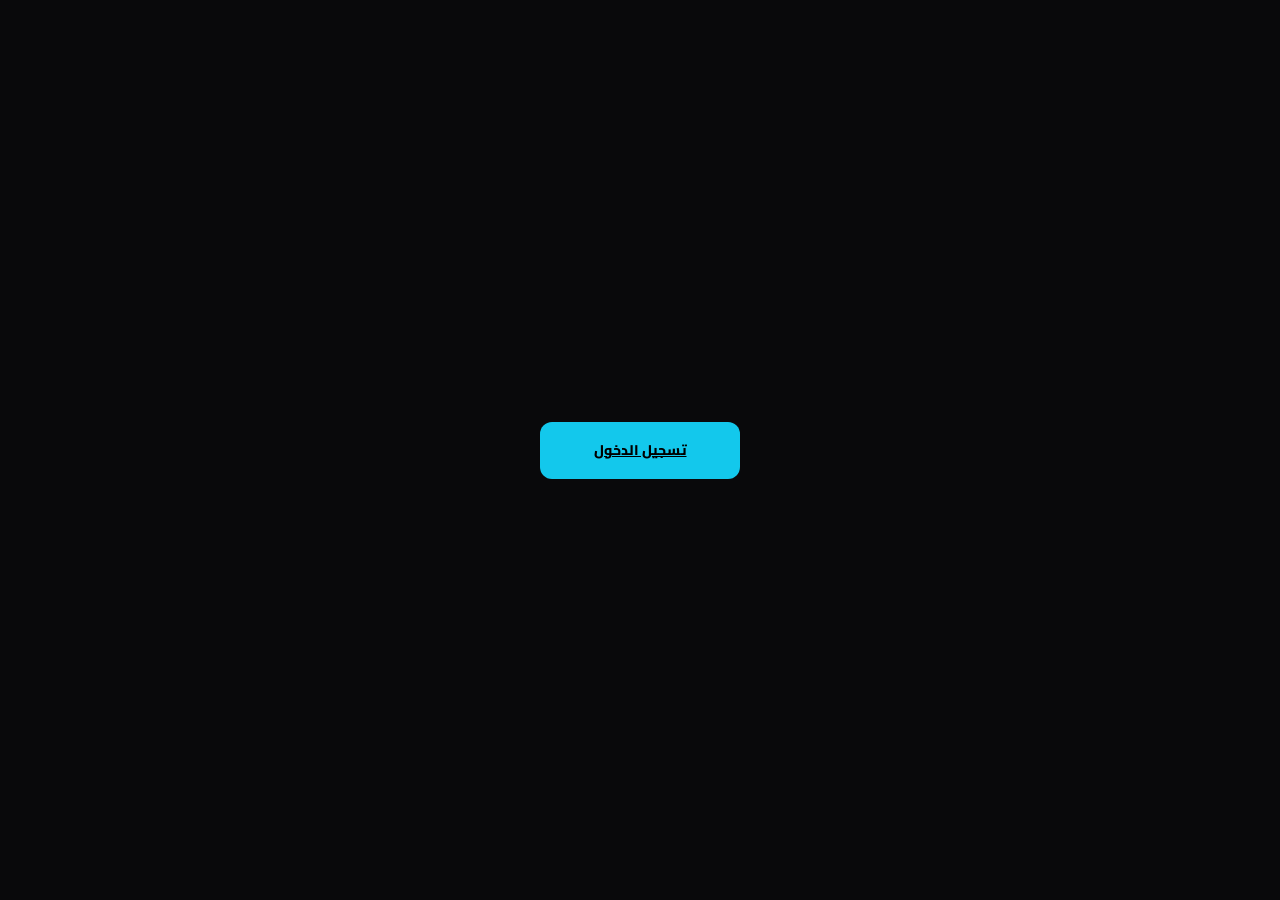
<file: index.html>
<!DOCTYPE html>
<html lang="ar" dir="rtl">

<head>
    <meta charset="UTF-8">
    <meta name="viewport" content="width=device-width, initial-scale=1.0">
    <title>Nex Cloud - الرئيسية</title>
    <link rel="stylesheet" href="styles.css">
</head>

<body class="auth-background"
    style="display: flex; align-items: center; justify-content: center; min-height: 100vh; font-family: 'Cairo', sans-serif;">
    <div style="width: 100%; max-width: 200px;">
        <a href="login.html" class="btn btn-primary">تسجيل الدخول</a>
    </div>
</body>

</html>
</file>
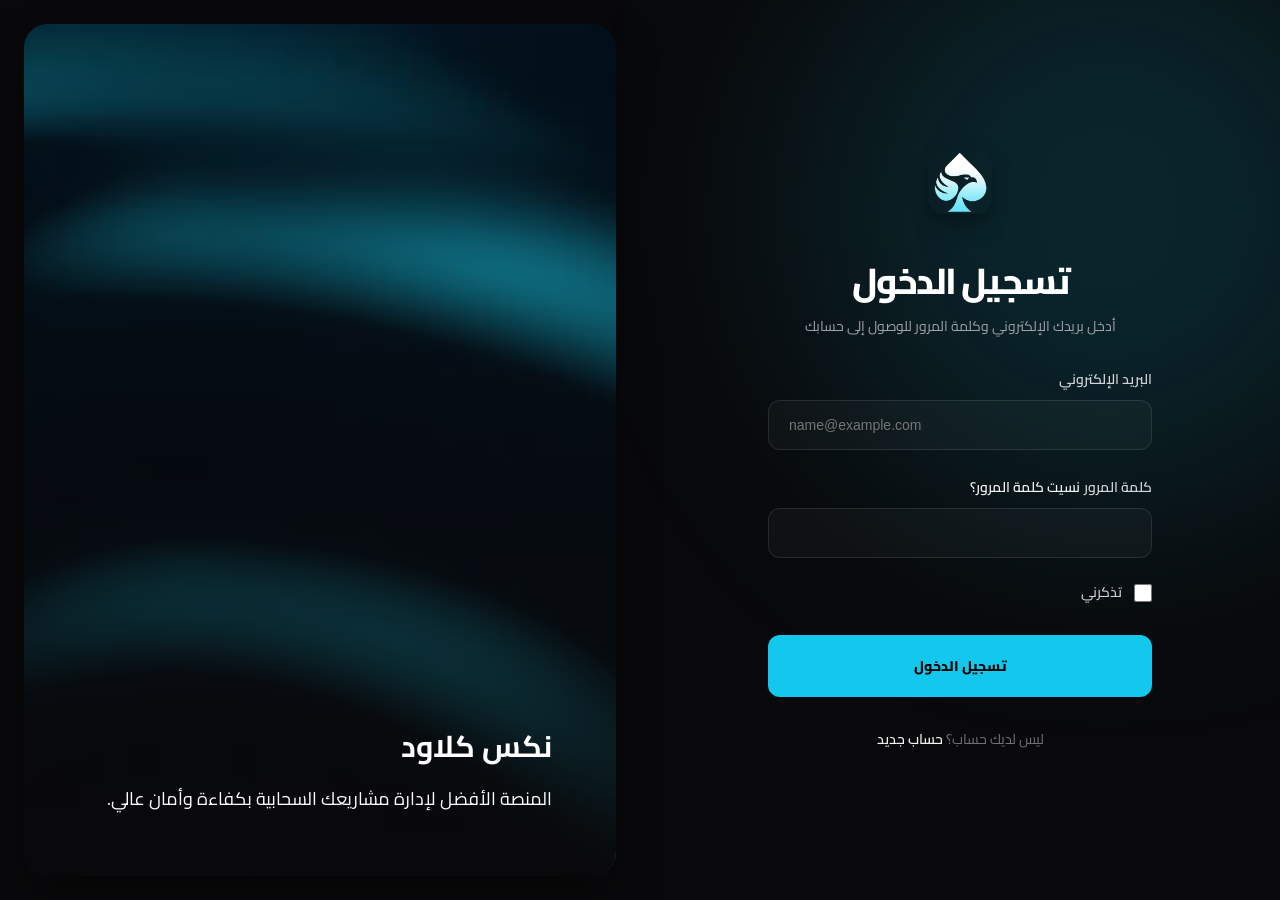
<file: login.html>
<!DOCTYPE html>
<html lang="ar" dir="rtl">

<head>
    <meta charset="UTF-8">
    <meta name="viewport" content="width=device-width, initial-scale=1.0">
    <title>تسجيل الدخول - Nex Cloud</title>
    <link rel="stylesheet" href="styles.css">
</head>

<body class="auth-background">
    <div class="auth-layout">
        <!-- Ambient Background Glow -->
        <div class="ambient-glow"></div>

        <div class="auth-content">
            <div class="auth-form-container">
                <div class="logo-container">
                    <img src="assets/logoo.png" alt="NexCloud Logo" class="logo">
                </div>

                <div class="animate-slide-up">
                    <div style="text-align: center; margin-bottom: 2rem;">
                        <h1>تسجيل الدخول</h1>
                        <p class="description">أدخل بريدك الإلكتروني وكلمة المرور للوصول إلى حسابك</p>
                    </div>

                    <form id="loginForm">
                        <div class="form-group">
                            <label for="email">البريد الإلكتروني</label>
                            <input type="email" id="email" name="email" placeholder="name@example.com" dir="ltr">
                            <p id="emailError" class="error-message">يرجى إدخال بريد إلكتروني صحيح</p>
                        </div>

                        <div class="form-group">
                            <div class="flex-between">
                                <label for="password">كلمة المرور</label>
                                <a href="#" class="btn-link" style="font-size: 0.875rem;">نسيت كلمة المرور؟</a>
                            </div>
                            <input type="password" id="password" name="password" dir="ltr">
                            <p id="passwordError" class="error-message">كلمة المرور يجب أن تتكون من 6 أحرف على الأقل</p>
                        </div>

                        <div class="checkbox-group">
                            <input type="checkbox" id="rememberMe" name="rememberMe">
                            <label for="rememberMe" style="font-size: 0.875rem; font-weight: 500;">تذكرني</label>
                        </div>

                        <button type="submit" id="submitBtn" class="btn btn-primary">
                            <span class="loading-spinner" id="spinner"></span>
                            <span id="btnText">تسجيل الدخول</span>
                        </button>
                    </form>

                    <div class="footer-text">
                        ليس لديك حساب؟
                        <a href="register.html" class="btn-link" style="font-weight: 600;">حساب جديد</a>
                    </div>
                </div>
            </div>
        </div>

        <div class="auth-hero">
            <div class="hero-image-container">
                <img src="assets/login-bg.avif" alt="Background Abstract" class="hero-image">
                <div class="hero-overlay"></div>
                <div class="hero-text">
                    <h2 style="font-size: 1.875rem; font-weight: 700;">نكس كلاود</h2>
                    <p style="margin-top: 1rem; font-size: 1.125rem;">
                        المنصة الأفضل لإدارة مشاريعك السحابية بكفاءة وأمان عالي.
                    </p>
                </div>
            </div>
        </div>
    </div>
    <script src="script.js"></script>
</body>

</html>
</file>
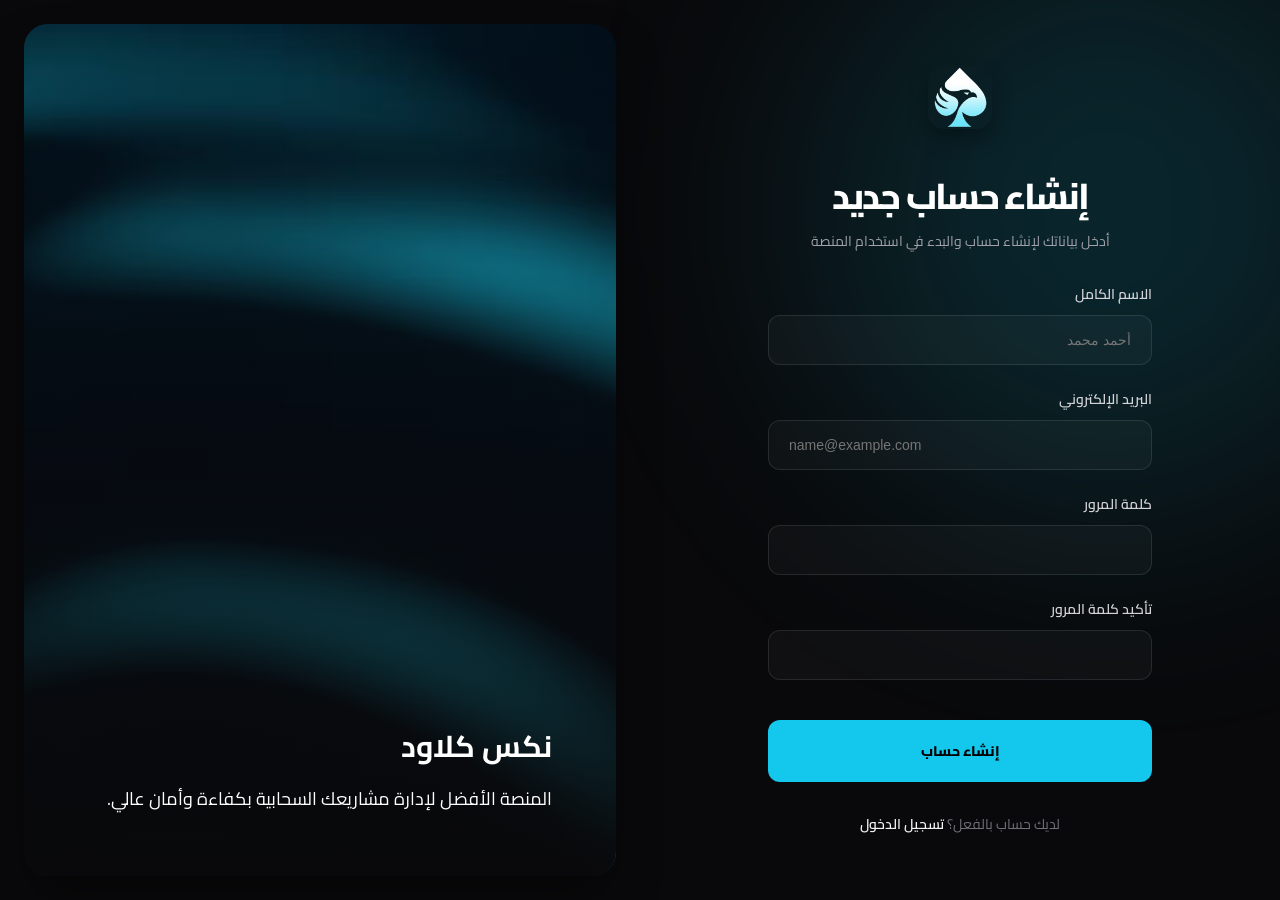
<file: register.html>
<!DOCTYPE html>
<html lang="ar" dir="rtl">

<head>
    <meta charset="UTF-8">
    <meta name="viewport" content="width=device-width, initial-scale=1.0">
    <title>إنشاء حساب جديد - Nex Cloud</title>
    <link rel="stylesheet" href="styles.css">
</head>

<body class="auth-background">
    <div class="auth-layout">
        <!-- Ambient Background Glow -->
        <div class="ambient-glow"></div>

        <div class="auth-content">
            <div class="auth-form-container">
                <div class="logo-container">
                    <img src="assets/logoo.png" alt="NexCloud Logo" class="logo">
                </div>

                <div class="animate-slide-up">
                    <div style="text-align: center; margin-bottom: 2rem;">
                        <h1>إنشاء حساب جديد</h1>
                        <p class="description">أدخل بياناتك لإنشاء حساب والبدء في استخدام المنصة</p>
                    </div>

                    <form id="registerForm">
                        <div class="form-group">
                            <label for="name">الاسم الكامل</label>
                            <input type="text" id="name" name="name" placeholder="أحمد محمد">
                            <p id="nameError" class="error-message">الاسم يجب أن يتكون من حرفين على الأقل</p>
                        </div>

                        <div class="form-group">
                            <label for="email">البريد الإلكتروني</label>
                            <input type="email" id="email" name="email" placeholder="name@example.com" dir="ltr">
                            <p id="emailError" class="error-message">يرجى إدخال بريد إلكتروني صحيح</p>
                        </div>

                        <div class="form-group">
                            <label for="password">كلمة المرور</label>
                            <input type="password" id="password" name="password" dir="ltr">
                            <p id="passwordError" class="error-message">كلمة المرور يجب أن تتكون من 6 أحرف على الأقل</p>
                        </div>

                        <div class="form-group">
                            <label for="confirmPassword">تأكيد كلمة المرور</label>
                            <input type="password" id="confirmPassword" name="confirmPassword" dir="ltr">
                            <p id="confirmPasswordError" class="error-message">كلمات المرور غير متطابقة</p>
                        </div>

                        <button type="submit" id="submitBtn" class="btn btn-primary" style="margin-top: 1rem;">
                            <span class="loading-spinner" id="spinner"></span>
                            <span id="btnText">إنشاء حساب</span>
                        </button>
                    </form>

                    <div class="footer-text">
                        لديك حساب بالفعل؟
                        <a href="login.html" class="btn-link" style="font-weight: 600;">تسجيل الدخول</a>
                    </div>
                </div>
            </div>
        </div>

        <div class="auth-hero">
            <div class="hero-image-container">
                <img src="assets/login-bg.avif" alt="Background Abstract" class="hero-image">
                <div class="hero-overlay"></div>
                <div class="hero-text">
                    <h2 style="font-size: 1.875rem; font-weight: 700;">نكس كلاود</h2>
                    <p style="margin-top: 1rem; font-size: 1.125rem;">
                        المنصة الأفضل لإدارة مشاريعك السحابية بكفاءة وأمان عالي.
                    </p>
                </div>
            </div>
        </div>
    </div>
    <script src="script.js"></script>
</body>

</html>
</file>
<file: styles.css>
@import url('https://fonts.googleapis.com/css2?family=Cairo:wght@200;300;400;500;600;700;800;900;1000&display=swap');

:root {
    --background: #09090b;
    --foreground: #fafafa;
    --primary: #13c8ec;
    --primary-rgb: 19, 200, 236;

    --zinc-50: #fafafa;
    --zinc-100: #f4f4f5;
    --zinc-200: #e4e4e7;
    --zinc-300: #d4d4d8;
    --zinc-400: #a1a1aa;
    --zinc-500: #71717a;
    --zinc-600: #52525b;
    --zinc-700: #3f3f46;
    --zinc-800: #27272a;
    --zinc-900: #18181b;
    --zinc-950: #09090b;

    --radius-xl: 0.75rem;
    --radius-2xl: 1rem;
}

* {
    box-sizing: border-box;
    margin: 0;
    padding: 0;
}

body {
    font-family: 'Cairo', sans-serif;
    background-color: var(--background);
    color: var(--foreground);
    line-height: 1.5;
    -webkit-font-smoothing: antialiased;
    overflow-x: hidden;
}

/* Layout */
.auth-layout {
    display: flex;
    min-height: 100vh;
    position: relative;
    overflow: hidden;
}

.ambient-glow {
    position: absolute;
    top: -10%;
    inset-inline-start: -10%;
    height: 600px;
    width: 600px;
    border-radius: 9999px;
    background-color: rgba(19, 200, 236, 0.15);
    filter: blur(120px);
    z-index: 0;
    animation: pulseGlow 8s ease-in-out infinite alternate;
}

@keyframes pulseGlow {
    from {
        opacity: 0.5;
        transform: scale(1);
    }

    to {
        opacity: 0.8;
        transform: scale(1.1);
    }
}

.auth-content {
    flex: 1;
    display: flex;
    flex-direction: column;
    justify-content: center;
    position: relative;
    z-index: 10;
    padding: 3rem 1.5rem;
}

@media (min-width: 1024px) {
    .auth-content {
        flex: none;
        width: 50%;
        padding-inline: 5rem;
    }
}

.auth-form-container {
    margin-inline: auto;
    width: 100%;
    max-width: 24rem;
}

.auth-hero {
    position: relative;
    display: none;
    flex: 1;
    padding: 1.5rem;
}

@media (min-width: 1024px) {
    .auth-hero {
        display: block;
    }
}

.hero-image-container {
    position: relative;
    height: 100%;
    width: 100%;
    overflow: hidden;
    border-radius: 1.5rem;
    box-shadow: 0 25px 50px -12px rgba(0, 0, 0, 0.5);
}

.hero-image {
    width: 100%;
    height: 100%;
    object-fit: cover;
    transition: transform 10s ease-out;
}

.hero-image-container:hover .hero-image {
    transform: scale(1.1);
}

.hero-overlay {
    position: absolute;
    inset: 0;
    background: linear-gradient(to top, var(--zinc-950), rgba(9, 9, 11, 0.2));
}

.hero-text {
    position: absolute;
    bottom: 4rem;
    inset-inline: 4rem;
    color: white;
}

/* Typography */
h1 {
    font-size: 2.25rem;
    font-weight: 800;
    letter-spacing: -0.05em;
    color: white;
    margin-bottom: 0.5rem;
}

.description {
    font-size: 0.875rem;
    color: var(--zinc-400);
}

/* Forms */
.form-group {
    display: flex;
    flex-direction: column;
    gap: 0.625rem;
    margin-bottom: 1.5rem;
}

label {
    font-size: 0.875rem;
    font-weight: 600;
    color: var(--zinc-300);
    transition: color 0.2s;
}

.form-group:focus-within label {
    color: var(--primary);
}

input[type="text"],
input[type="email"],
input[type="password"] {
    width: 100%;
    background-color: rgba(255, 255, 255, 0.03);
    border: 1px solid rgba(255, 255, 255, 0.1);
    border-radius: var(--radius-xl);
    padding: 1rem 1.25rem;
    font-size: 0.875rem;
    color: white;
    outline: none;
    transition: all 0.3s cubic-bezier(0.4, 0, 0.2, 1);
}

input:hover {
    border-color: rgba(255, 255, 255, 0.2);
    background-color: rgba(255, 255, 255, 0.05);
}

input:focus {
    border-color: var(--primary);
    background-color: rgba(19, 200, 236, 0.05);
    box-shadow: 0 0 0 4px rgba(19, 200, 236, 0.1);
    transform: translateY(-2px);
}

/* Buttons */
.btn {
    display: inline-flex;
    align-items: center;
    justify-content: center;
    white-space: nowrap;
    border-radius: var(--radius-xl);
    font-size: 0.875rem;
    font-weight: 800;
    text-transform: uppercase;
    transition: all 0.3s cubic-bezier(0.34, 1.56, 0.64, 1);
    cursor: pointer;
    border: none;
    width: 100%;
    padding: 1.125rem 1.75rem;
    font-family: inherit;
    position: relative;
    overflow: hidden;
}

.btn-primary {
    background-color: var(--primary);
    color: #000;
}

.btn-primary:hover {
    transform: translateY(-3px) scale(1.02);
    box-shadow: 0 10px 25px -5px rgba(19, 200, 236, 0.4);
}

.btn-primary:active {
    transform: translateY(-1px) scale(0.98);
}

/* Ripple effect placeholder */
.btn::after {
    content: '';
    position: absolute;
    width: 100%;
    height: 100%;
    top: 0;
    left: 0;
    pointer-events: none;
    background-image: radial-gradient(circle, #fff 10%, transparent 10.01%);
    background-repeat: no-repeat;
    background-position: 50%;
    transform: scale(10, 10);
    opacity: 0;
    transition: transform .5s, opacity 1s;
}

.btn:active::after {
    transform: scale(0, 0);
    opacity: .3;
    transition: 0s;
}

.btn-link {
    font-weight: 600;
    color: var(--zinc-100);
    text-decoration: none;
    transition: all 0.2s;
}

.btn-link:hover {
    color: var(--primary);
    text-shadow: 0 0 8px rgba(19, 200, 236, 0.3);
}

/* Utilities */
.logo-container {
    margin-bottom: 2.5rem;
    display: flex;
    justify-content: center;
    animation: float 6s ease-in-out infinite;
}

@keyframes float {

    0%,
    100% {
        transform: translateY(0);
    }

    50% {
        transform: translateY(-10px);
    }
}

.logo {
    width: 64px;
    height: 64px;
    object-fit: contain;
    border-radius: 1rem;
    box-shadow: 0 10px 20px rgba(0, 0, 0, 0.3);
}

.checkbox-group {
    display: flex;
    align-items: center;
    gap: 0.75rem;
    margin-bottom: 2rem;
    cursor: pointer;
}

input[type="checkbox"] {
    width: 1.125rem;
    height: 1.125rem;
    accent-color: var(--primary);
    cursor: pointer;
}

.animate-slide-up {
    opacity: 0;
    animation: slideUp 0.8s cubic-bezier(0.16, 1, 0.3, 1) forwards;
}

@keyframes slideUp {
    from {
        opacity: 0;
        transform: translateY(30px);
    }

    to {
        opacity: 1;
        transform: translateY(0);
    }
}

.error-message {
    color: #f87171;
    font-size: 0.75rem;
    margin-top: 0.25rem;
    display: none;
    animation: fadeIn 0.3s ease-out;
}

@keyframes fadeIn {
    from {
        opacity: 0;
        transform: translateX(-5px);
    }

    to {
        opacity: 1;
        transform: translateX(0);
    }
}

.loading-spinner {
    width: 1.125rem;
    height: 1.125rem;
    border: 2px solid rgba(0, 0, 0, 0.3);
    border-top-color: black;
    border-radius: 50%;
    animation: spin 1s linear infinite;
    margin-inline-end: 0.75rem;
    display: none;
}

@keyframes spin {
    to {
        transform: rotate(360deg);
    }
}

.footer-text {
    margin-top: 2rem;
    text-align: center;
    font-size: 0.875rem;
    color: var(--zinc-500);
}
</file>
